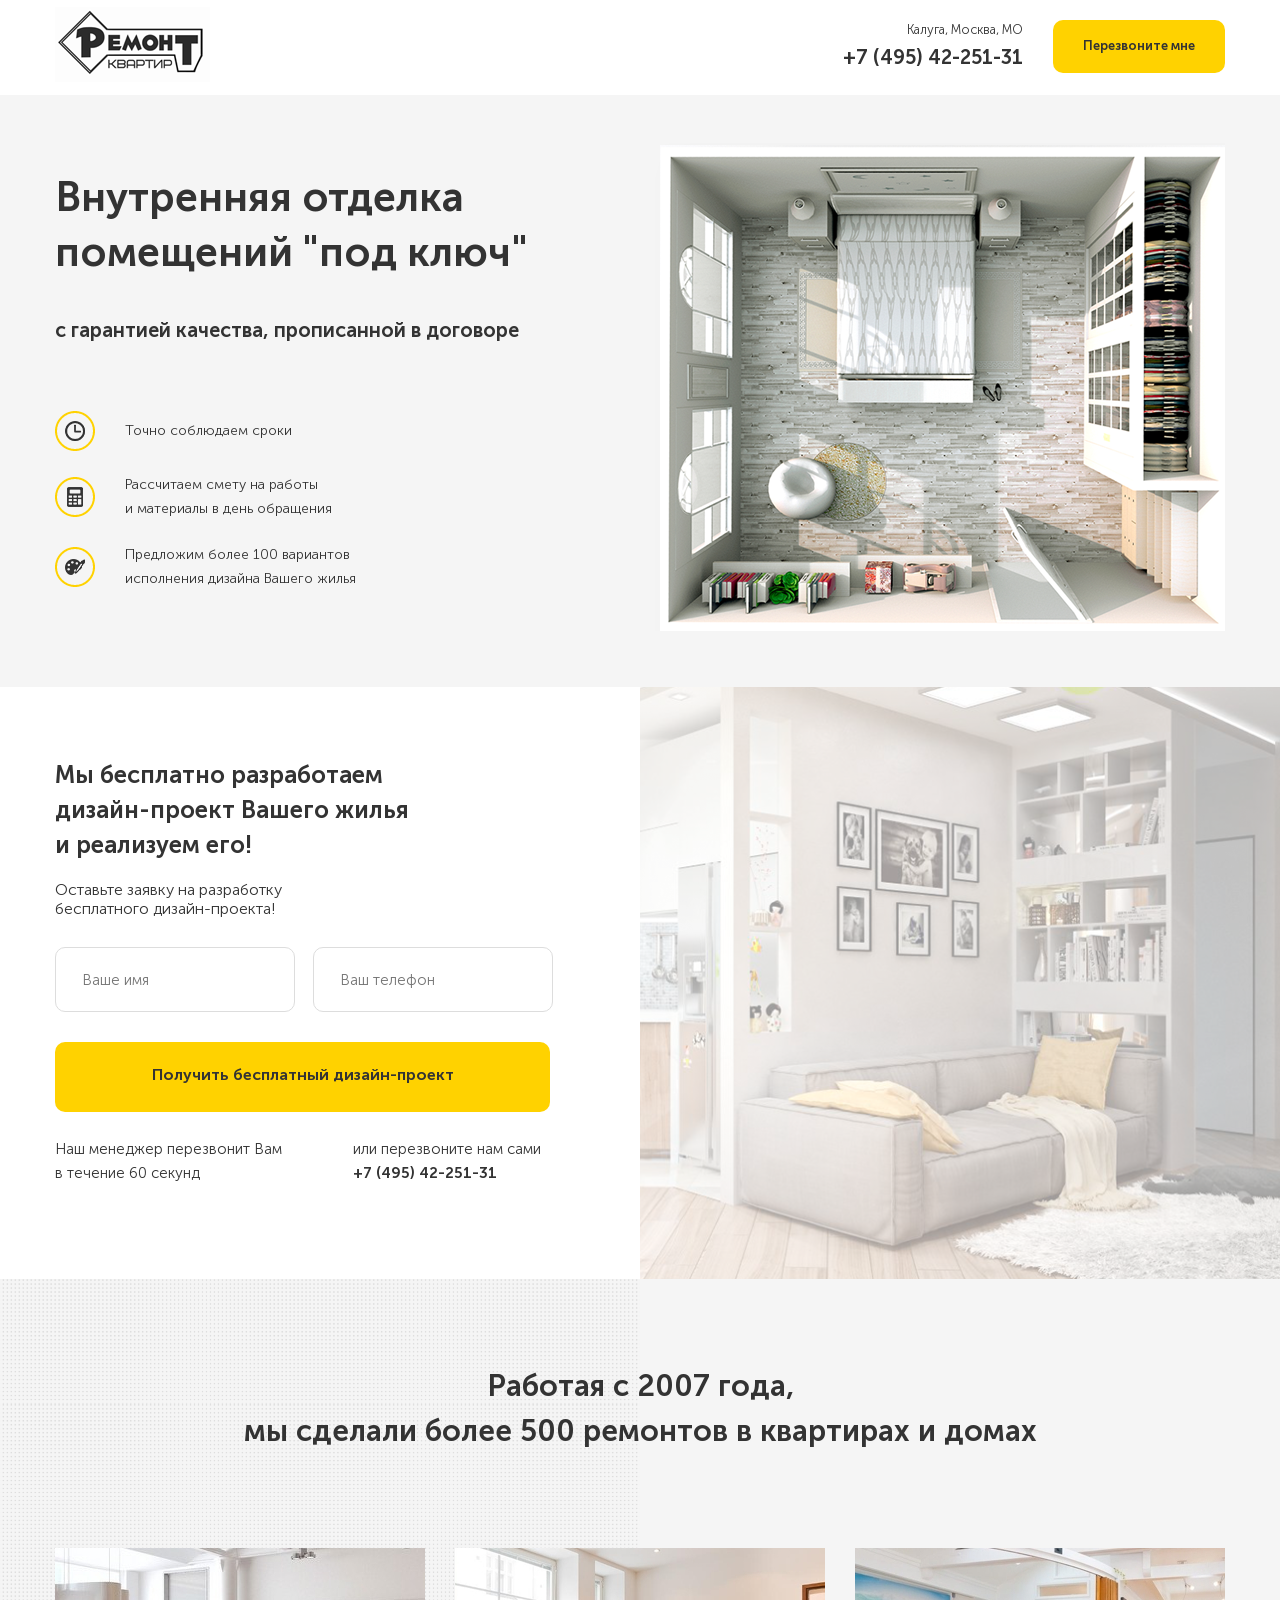
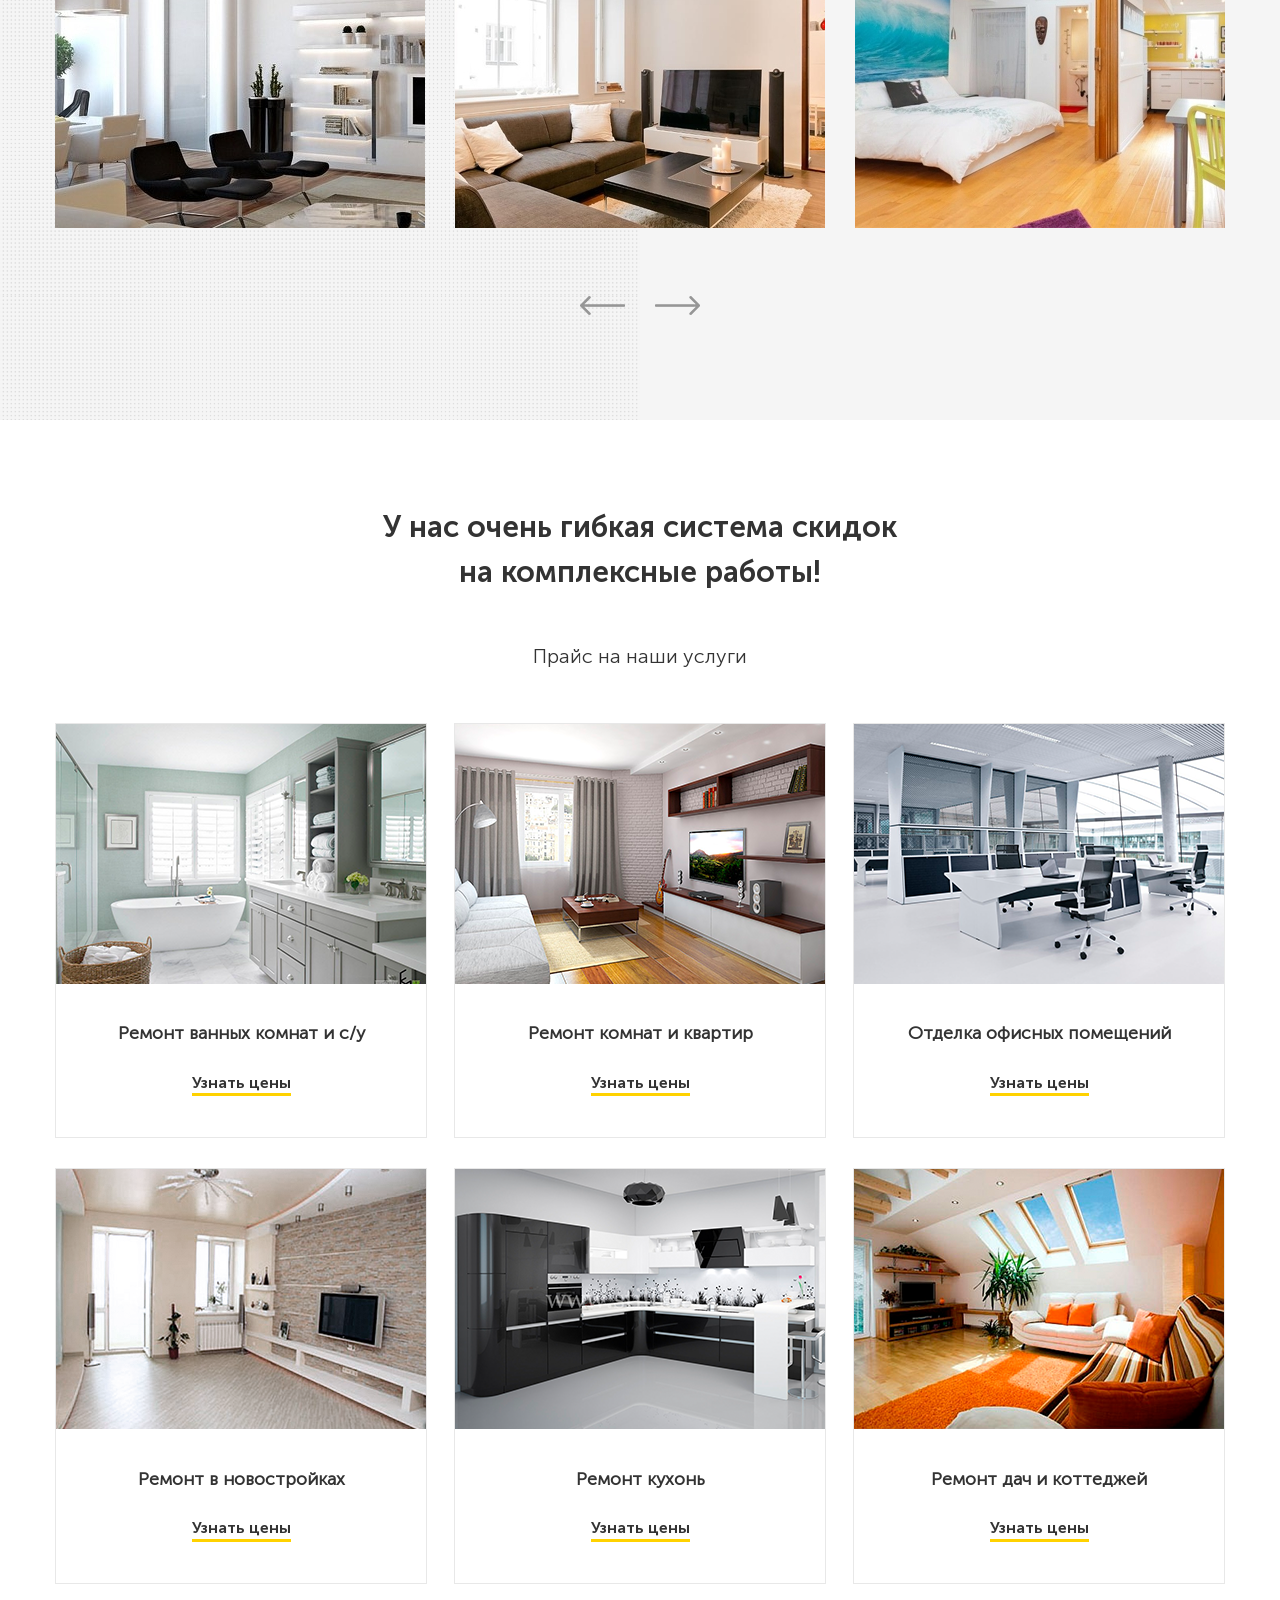
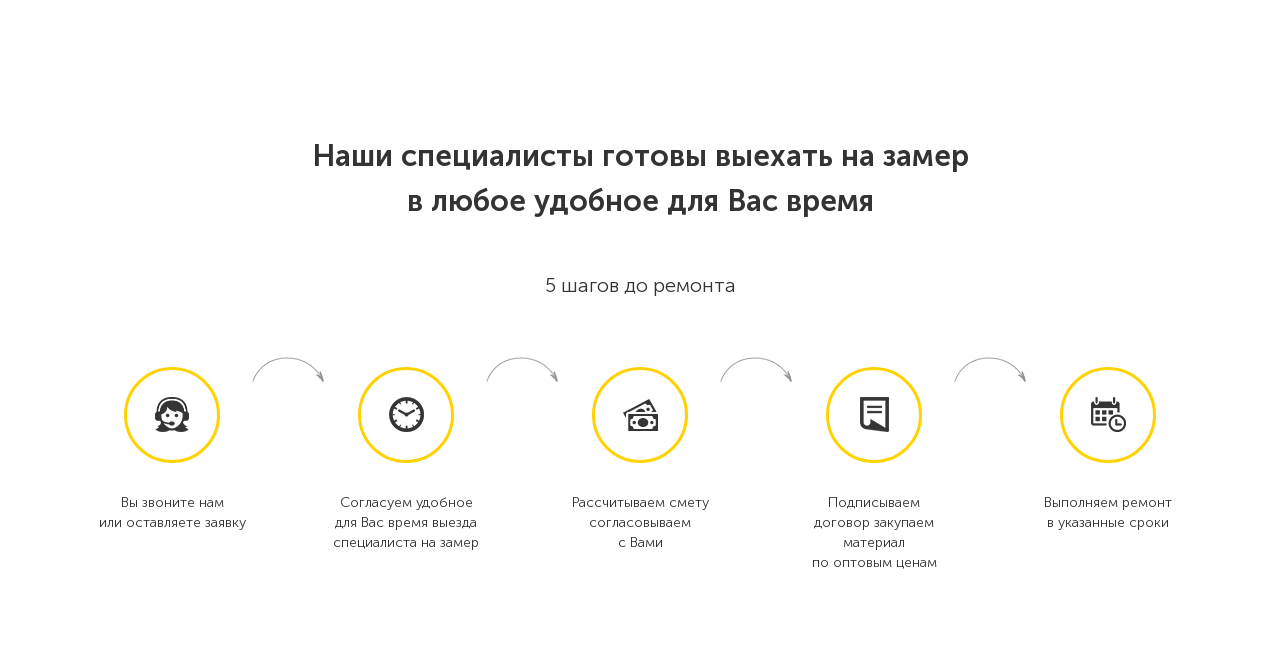
<file: lesson-21-1/src/index.html>
<!DOCTYPE html>
<html lang="ru">
<head>
  <meta charset="UTF-8">
  <meta name="viewport" content="width=device-width, initial-scale=1.0">
  <meta http-equiv="X-UA-Compatible" content="ie=edge">
  <title>Домашанее задание №21-1</title>
  <link rel="stylesheet" href="css/normalize.css">
  <link rel="stylesheet" href="css/style.css">
  <link rel="stylesheet" href="css/animate.css">
  <link rel="stylesheet" href="css/slick.css">
</head>
<body>
  
  <nav class="navbar">
    <div class="container">
      <div class="navbar-block">
        <div class="navbar__logo">
          <img src="img/1.png" alt="">
        </div>
        <!-- /.navbar__logo -->
        <div class="navbar__info">
          <div class="navbar__text">
            <p class="text-1">Калуга, Москва, МО</p>
            <!-- /.text-1 -->
            <a href="tel: +7 (495) 42-251-31" class="navbar__phone">+7 (495) 42-251-31</a>
          </div>
          <!-- /.navbar__text -->
          <button class="button" id="button">Перезвоните мне</button>
        </div>
        <!-- /.navbar__info -->
      </div>
      <!-- /.navbar-block -->
    </div>
    <!-- /.container -->
  </nav>
  <!-- /.navbar -->
  
  <main>
    <section class="hero">
      <div class="container">
        <div class="hero-block">
          <div class="hero-text">
            <h1 class="hero-text__title">Внутренняя отделка помещений "под ключ"</h1>
            <p class="hero-text__subtitle">с гарантией качества, прописанной в договоре</p>
            <ul class="hero-list">
              <li class="hero-list__item">
                <img src="img/hero/clock.png" alt="clock" class="hero-list__image">
                <p class="hero-list__text">Точно соблюдаем сроки</p>
                <!-- /.hero-list__text -->
              </li>
              <li class="hero-list__item">
                <img src="img/hero/calculator.png" alt="calculator" class="hero-list__image">
                <p class="hero-list__text">Рассчитаем смету на работы <br> и материалы в день обращения</p>
                <!-- /.hero-list__text -->
              </li>
              <li class="hero-list__item">
                <img src="img/hero/paint-board.png" alt="paint-board" class="hero-list__image">
                <p class="hero-list__text">Предложим более 100 вариантов исполнения дизайна Вашего жилья</p>
                <!-- /.hero-list__text -->
              </li>
            </ul>
          </div>
          <!-- /.hero-text -->
          <div class="hero-image">
            <img src="img/hero/1.png" alt="">
          </div>
          <!-- /.hero-image -->
        </div>
        <!-- /.hero-block -->
      </div>
      <!-- /.container -->
    </section>
    <!-- /.hero -->

    <section class="offer">
      <div class="container">
        <div class="offer-block">
          <h2 class="section-title">Мы бесплатно разработаем дизайн-проект Вашего жилья и реализуем его!</h2>
          <!-- /.section-title -->
          <span class="section-subtitle">Оставьте заявку на разработку бесплатного дизайн-проекта!</span>
          <form action="#" class="form offer__form" id="offer-form">
            <input type="text" name="username" class="input offer__input" placeholder="Ваше имя">
            <input type="text" name="userphone" class="input offer__input" placeholder="Ваш телефон">
            <button class="offer-button" id="offerButton">Получить бесплатный дизайн-проект</button>
            <div class="success form-success"></div>
          </form>
          <!-- /.form offer__form -->
          <div class="offer-footer">
            <span class="offer-footer__subtitle offer-footer__subtitle-1">Наш менеджер перезвонит Вам в течение 60 секунд</span>
            <div class="offer-footer__contacts">
              <span class="offer-footer__subtitle">или перезвоните нам сами</span>
              <a href="tel: +7 (495) 42-251-31" class="offer-footer__link">+7 (495) 42-251-31</a>
            </div>
            <!-- /.offer-footer__contacts -->
          </div>
          <!-- /.offer-footer -->
        </div>
        <!-- /.offer-block -->
      </div>
      <!-- /.container -->
    </section>
    <!-- /.offer -->

    <section class="section portfolio">
      <div class="container">
        <h2 class="section-title portfolio__title">Работая с 2007 года, <br> мы сделали более 500 ремонтов в квартирах и домах</h2>
        <!-- /.section-title portfolio__title -->
        <div class="slider">
          <div class="slider__item"><img class="slider__image" src="img/portfolio/slider-1.jpg" alt=""></div>
          <!-- /.slider__item -->
          <div class="slider__item"><img class="slider__image" src="img/portfolio/slider-2.jpg" alt=""></div>
          <!-- /.slider__item -->
          <div class="slider__item"><img class="slider__image" src="img/portfolio/slider-3.jpg" alt=""></div>
          <!-- /.slider__item -->
          <div class="slider__item"><img class="slider__image" src="img/portfolio/slider-1.jpg" alt=""></div>
          <!-- /.slider__item -->
          <div class="slider__item"><img class="slider__image" src="img/portfolio/slider-2.jpg" alt=""></div>
          <!-- /.slider__item -->
          <div class="slider__item"><img class="slider__image" src="img/portfolio/slider-3.jpg" alt=""></div>
          <!-- /.slider__item -->
        </div>
        <!-- /.slider -->
        <div class="arrows portfolio__arrows">
          <div class="arrows__left">
            <img src="img/portfolio/left-arrow.png" alt="">
          </div>
          <div class="arrows__right">
            <img src="img/portfolio/right-arrow.png" alt="">
          </div>
        </div>
      </div>
      <!-- /.container -->
    </section>
    <!-- /.section portfolio -->

    <section class="section price">
      <div class="container">
        <h2 class="secton-title price__title">У нас очень гибкая система скидок на комплексные работы!</h2>
        <!-- /.secton-title price__title -->
        <span class="secton-subtitle price__subtitle">Прайс на наши услуги</span>
        <div class="cards">
          <div class="card price__card wow fadeInUp" data-wow-delay="0.1s">
            <div class="card__image"><img src="img/price/bathroom.png" alt=""></div>
            <!-- /.card__image -->
            <div class="card__text">
              <h4 class="card__title">Ремонт ванных комнат и с/у</h4>
              <!-- /.card__title -->
              <a href="" class="card__link">Узнать цены</a>
            </div>
            <!-- /.card__text -->
          </div>
          <!-- /.card price__card wow fadeInUp -->
          <div class="card price__card wow fadeInUp" data-wow-delay="0.2s">
            <div class="card__image"><img src="img/price/living.png" alt=""></div>
            <!-- /.card__image -->
            <div class="card__text">
              <h4 class="card__title">Ремонт комнат и квартир</h4>
              <!-- /.card__title -->
              <a href="" class="card__link">Узнать цены</a>
            </div>
            <!-- /.card__text -->
          </div>
          <!-- /.card price__card wow fadeInUp -->
          <div class="card price__card wow fadeInUp" data-wow-delay="0.3s">
            <div class="card__image"><img src="img/price/office.png" alt=""></div>
            <!-- /.card__image -->
            <div class="card__text">
              <h4 class="card__title">Отделка офисных помещений</h4>
              <!-- /.card__title -->
              <a href="" class="card__link">Узнать цены</a>
            </div>
            <!-- /.card__text -->
          </div>
          <!-- /.card price__card wow fadeInUp -->
          <div class="card price__card wow fadeInUp" data-wow-delay="0.4s">
            <div class="card__image"><img src="img/price/remont-novostroi.png" alt=""></div>
            <!-- /.card__image -->
            <div class="card__text">
              <h4 class="card__title">Ремонт в новостройках</h4>
              <!-- /.card__title -->
              <a href="" class="card__link">Узнать цены</a>
            </div>
            <!-- /.card__text -->
          </div>
          <!-- /.card price__card wow fadeInUp -->
          <div class="card price__card wow fadeInUp" data-wow-delay="0.5s">
            <div class="card__image"><img src="img/price/kitchen.png" alt=""></div>
            <!-- /.card__image -->
            <div class="card__text">
              <h4 class="card__title">Ремонт кухонь</h4>
              <!-- /.card__title -->
              <a href="" class="card__link">Узнать цены</a>
            </div>
            <!-- /.card__text -->
          </div>
          <!-- /.card price__card wow fadeInUp -->
          <div class="card price__card wow fadeInUp" data-wow-delay="0.6s">
            <div class="card__image"><img src="img/price/mansardi.png" alt=""></div>
            <!-- /.card__image -->
            <div class="card__text">
              <h4 class="card__title">Ремонт дач и коттеджей</h4>
              <!-- /.card__title -->
              <a href="" class="card__link">Узнать цены</a>
            </div>
            <!-- /.card__text -->
          </div>
          <!-- /.card price__card wow fadeInUp -->
        </div>
        <!-- /.cards -->
      </div>
      <!-- /.container -->
    </section>
    <!-- /.section price -->

    <section class="section steps">
      <div class="container">
        <h2 class="steps__title">Наши специалисты готовы выехать на замер в любое удобное для Вас время</h2>
        <!-- /.section-title steps__title -->
        <span class="steps__subtitle">5 шагов до ремонта</span>
        <div class="steps-block">
          <div class="step wow bounceInUp" data-wow-delay="0.1s">
            <div class="step__image one">
              <img src="img/steps/woman-with-headset.png" alt="">
            </div>
            <!-- /.step__image -->
            <span class="step__text">Вы звоните нам <br> или оставляете заявку</span>
          </div>
          <!-- /.step -->
          <div class="step wow bounceInUp" data-wow-delay="0.2s">
            <div class="step__image two">
              <img src="img/steps/wall-clock.png" alt="">
            </div>
            <!-- /.step__image -->
            <span class="step__text">Согласуем удобное для Вас время выезда специалиста на замер</span>
          </div>
          <!-- /.step -->
          <div class="step wow bounceInUp" data-wow-delay="0.3s">
            <div class="step__image">
              <img src="img/steps/Forma_1.png" alt="">
            </div>
            <!-- /.step__image -->
            <span class="step__text">Рассчитываем смету согласовываем <br> с Вами</span>
          </div>
          <!-- /.step -->
          <div class="step wow bounceInUp" data-wow-delay="0.4s">
            <div class="step__image">
              <img src="img/steps/folded-document-icon.png" alt="">
            </div>
            <!-- /.step__image -->
            <span class="step__text">Подписываем договор закупаем материал <br> по оптовым ценам</span>
          </div>
          <!-- /.step -->
          <div class="step wow bounceInUp" data-wow-delay="0.5s">
            <div class="step__image">
              <img src="img/steps/calendar.png" alt="">
            </div>
            <!-- /.step__image -->
            <span class="step__text">Выполняем ремонт <br> в указанные сроки</span>
          </div>
          <!-- /.step -->
        </div>
        <!-- /.steps-block -->
      </div>
      <!-- /.container -->
    </section>
    <!-- /.section steps -->

  </main>

  <!-- Модальное окно для блока navbar -->
  <div class="modal" id="modal">
    <div class="modal-dialog">
      <div class="modal-dialog__block"> 
        <button class="modal-dialog__close" id="close">&times;</button>
        <h4 class="modal-dialog__title">Узнайте точную стоимость ремонта по телефону!</h4>
        <span class="modal-dialog__subtitle">Заполните поля ниже - мы свяжемся с Вами</span>
        <input type="text" class="modal-dialog__input" placeholder="Ваше имя">
        <input type="text" class="modal-dialog__input" placeholder="Ваш телефон">
        <button class="modal-dialog__button">Узнать стоимость</button>
        <span class="modal-dialog__footer_subtitle">Или Вы можете перезвонить нам сами по телефону:</span>
        <a href="tel: +7 (8182) 42-51-31" class="modal-dialog__link">+7 (8182) 42-51-31</a>
        <!-- /.modal-dialog__title -->
      </div>
    </div>
    <!-- /.modal-dialog -->
  </div>
  <!-- /.modal -->

  <!-- Модальное окно для блока offer -->
  <div class="modal" id="offerModal">
    <div class="modal-dialog">
      <div class="offer-modal-dialog__block"> 
        <button class="modal-dialog__close" id="offerClose">&times;</button>
        <span class="offerSpan">Спасибо за заявку, скоро мы вам перезвоним.</span>
      </div>
    </div>
    <!-- /.modal-dialog -->
  </div>
  <!-- /.modal -->

  <a href="#" class="scrollup">Наверх</a>

  <!-- <script src="js/main.js"></script> -->
  <script
  src="https://code.jquery.com/jquery-3.4.1.min.js"
  integrity="sha256-CSXorXvZcTkaix6Yvo6HppcZGetbYMGWSFlBw8HfCJo="
  crossorigin="anonymous"></script>
  <script src="js/modal.js"></script>
  <script src="js/scripts.js"></script>
  <script src="js/slick.min.js"></script>
  <script src="js/wow.min.js"></script>
  <script>
    // Инициализация WOW.js
    new WOW().init();
    // Скрипт слайдера 
    $(document).ready(function(){
      $('.slider').slick({
        slidesToShow: 3,
        slidesToScroll: 1, 
        prevArrow: $('.arrows__left'),
        nextArrow: $('.arrows__right'), 
        responsive: [
          {
            breakpoint: 1201,
            settings: {
              slidesToShow: 2,
              slidesToScroll: 1,
            }
          },
          {
            breakpoint: 769,
            settings: {
              slidesToShow: 1,
              slidesToScroll: 1
            }
          } 
        ]
      });
    });
  </script>

</body>
</html>
</file>
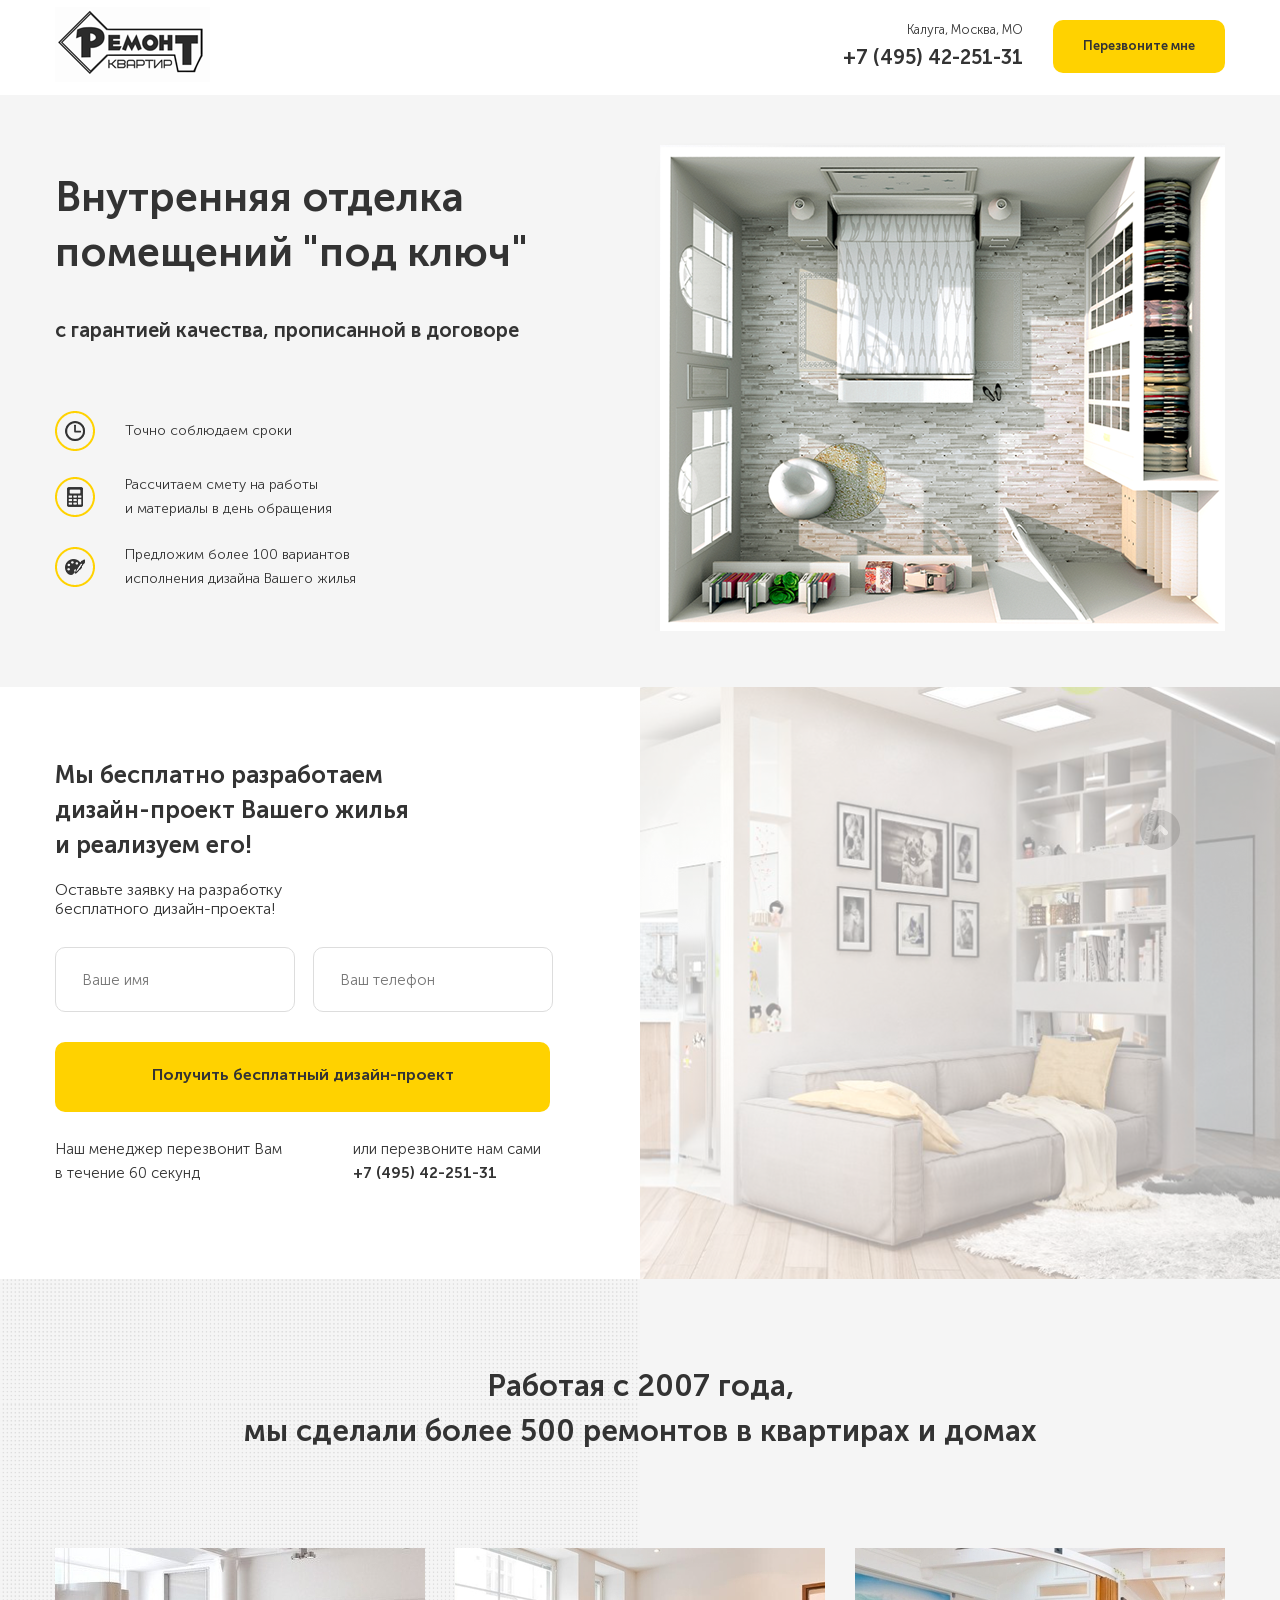
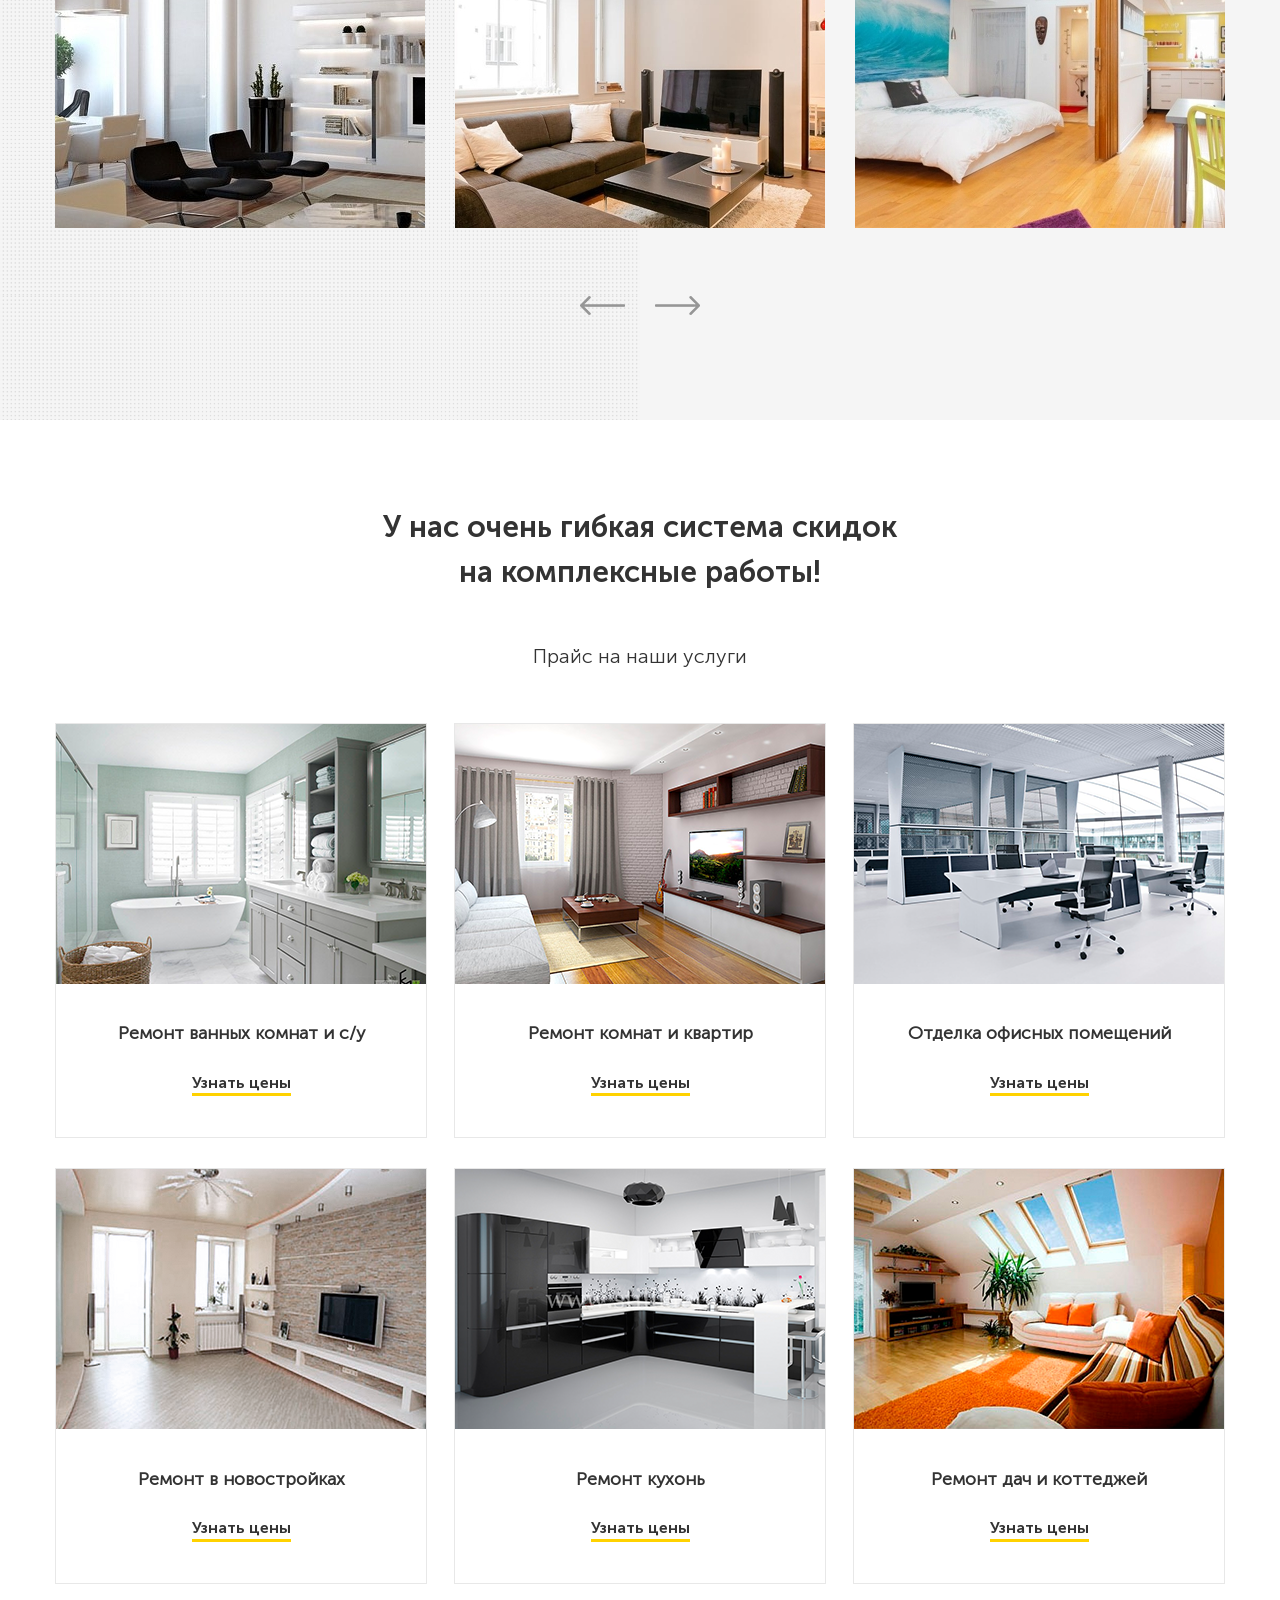
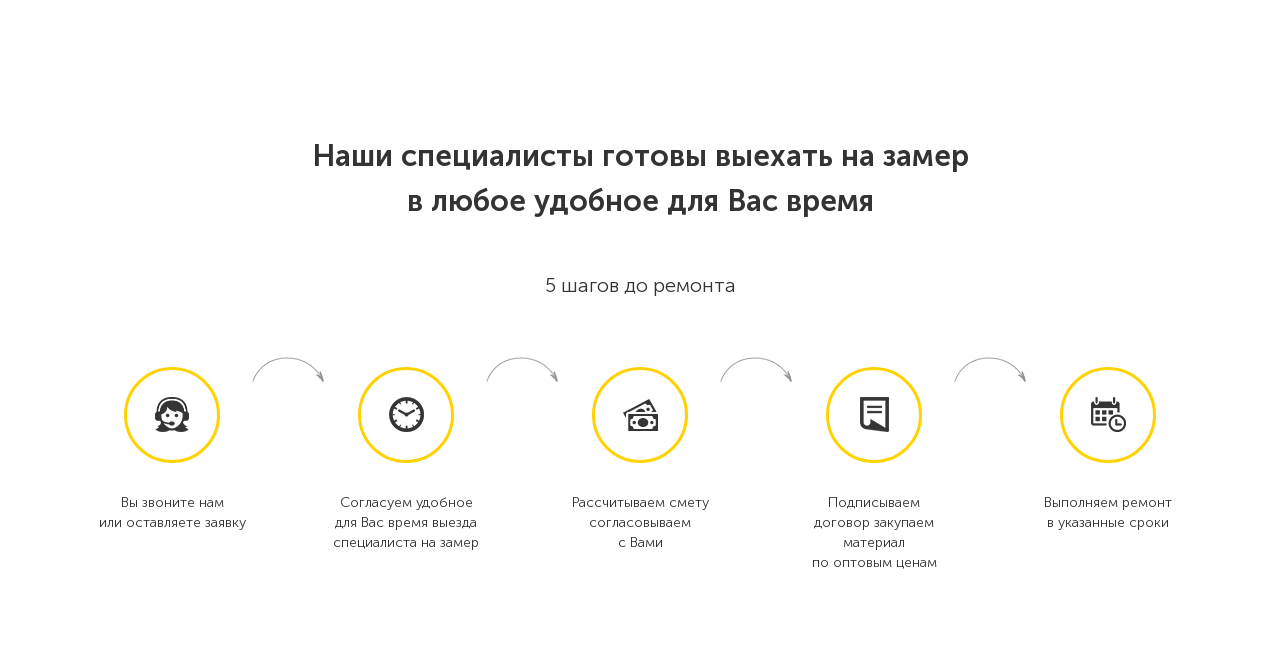
<file: lesson-21-22/src/index.html>
<!DOCTYPE html>
<html lang="ru">
<head>
  <meta charset="UTF-8">
  <meta name="viewport" content="width=device-width, initial-scale=1.0">
  <meta http-equiv="X-UA-Compatible" content="ie=edge">
  <title>Домашанее задание №21-2</title>
  <link rel="stylesheet" href="css/normalize.css">
  <link rel="stylesheet" href="css/style.css">
  <!-- <link rel="stylesheet" href="css/animate.css"> -->
  <link rel="stylesheet" href="css/slick.css">
</head>
<body>
  
  <nav class="navbar">
    <div class="container">
      <div class="navbar-block">
        <div class="navbar__logo">
          <img src="img/1.png" alt="">
        </div>
        <!-- /.navbar__logo -->
        <div class="navbar__info">
          <div class="navbar__text">
            <p class="text-1">Калуга, Москва, МО</p>
            <!-- /.text-1 -->
            <a href="tel: +7 (495) 42-251-31" class="navbar__phone">+7 (495) 42-251-31</a>
          </div>
          <!-- /.navbar__text -->
          <button class="button" id="button">Перезвоните мне</button>
        </div>
        <!-- /.navbar__info -->
      </div>
      <!-- /.navbar-block -->
    </div>
    <!-- /.container -->
  </nav>
  <!-- /.navbar -->
  
  <main>
    <section class="hero">
      <div class="container">
        <div class="hero-block">
          <div class="hero-text">
            <h1 class="hero-text__title">Внутренняя отделка помещений "под ключ"</h1>
            <p class="hero-text__subtitle">с гарантией качества, прописанной в договоре</p>
            <ul class="hero-list">
              <li class="hero-list__item">
                <img src="img/hero/clock.png" alt="clock" class="hero-list__image">
                <p class="hero-list__text">Точно соблюдаем сроки</p>
                <!-- /.hero-list__text -->
              </li>
              <li class="hero-list__item">
                <img src="img/hero/calculator.png" alt="calculator" class="hero-list__image">
                <p class="hero-list__text">Рассчитаем смету на работы <br> и материалы в день обращения</p>
                <!-- /.hero-list__text -->
              </li>
              <li class="hero-list__item">
                <img src="img/hero/paint-board.png" alt="paint-board" class="hero-list__image">
                <p class="hero-list__text">Предложим более 100 вариантов исполнения дизайна Вашего жилья</p>
                <!-- /.hero-list__text -->
              </li>
            </ul>
          </div>
          <!-- /.hero-text -->
          <div class="hero-image">
            <img src="img/hero/1.png" alt="">
          </div>
          <!-- /.hero-image -->
        </div>
        <!-- /.hero-block -->
      </div>
      <!-- /.container -->
    </section>
    <!-- /.hero -->

    <section class="offer">
      <div class="container">
        <div class="offer-block">
          <h2 class="section-title">Мы бесплатно разработаем дизайн-проект Вашего жилья и реализуем его!</h2>
          <!-- /.section-title -->
          <span class="section-subtitle">Оставьте заявку на разработку бесплатного дизайн-проекта!</span>
          <form action="#" class="form offer__form" id="offer-form">
            <input type="text" name="username" class="input offer__input" placeholder="Ваше имя">
            <input type="text" name="userphone" class="input offer__input" placeholder="Ваш телефон">
            <button class="offer-button" id="offerButton">Получить бесплатный дизайн-проект</button>
            <div class="success form-success"></div>
          </form>
          <!-- /.form offer__form -->
          <div class="offer-footer">
            <span class="offer-footer__subtitle offer-footer__subtitle-1">Наш менеджер перезвонит Вам в течение 60 секунд</span>
            <div class="offer-footer__contacts">
              <span class="offer-footer__subtitle">или перезвоните нам сами</span>
              <a href="tel: +7 (495) 42-251-31" class="offer-footer__link">+7 (495) 42-251-31</a>
            </div>
            <!-- /.offer-footer__contacts -->
          </div>
          <!-- /.offer-footer -->
        </div>
        <!-- /.offer-block -->
      </div>
      <!-- /.container -->
    </section>
    <!-- /.offer -->

    <section class="section portfolio">
      <div class="container">
        <h2 class="section-title portfolio__title">Работая с 2007 года, <br> мы сделали более 500 ремонтов в квартирах и домах</h2>
        <!-- /.section-title portfolio__title -->
        <div class="slider">
          <div class="slider__item"><img class="slider__image" src="img/portfolio/slider-1.jpg" alt=""></div>
          <!-- /.slider__item -->
          <div class="slider__item"><img class="slider__image" src="img/portfolio/slider-2.jpg" alt=""></div>
          <!-- /.slider__item -->
          <div class="slider__item"><img class="slider__image" src="img/portfolio/slider-3.jpg" alt=""></div>
          <!-- /.slider__item -->
          <div class="slider__item"><img class="slider__image" src="img/portfolio/slider-1.jpg" alt=""></div>
          <!-- /.slider__item -->
          <div class="slider__item"><img class="slider__image" src="img/portfolio/slider-2.jpg" alt=""></div>
          <!-- /.slider__item -->
          <div class="slider__item"><img class="slider__image" src="img/portfolio/slider-3.jpg" alt=""></div>
          <!-- /.slider__item -->
        </div>
        <!-- /.slider -->
        <div class="arrows portfolio__arrows">
          <div class="arrows__left">
            <img src="img/portfolio/left-arrow.png" alt="">
          </div>
          <div class="arrows__right">
            <img src="img/portfolio/right-arrow.png" alt="">
          </div>
        </div>
      </div>
      <!-- /.container -->
    </section>
    <!-- /.section portfolio -->

    <section class="section price">
      <div class="container">
        <h2 class="secton-title price__title">У нас очень гибкая система скидок на комплексные работы!</h2>
        <!-- /.secton-title price__title -->
        <span class="secton-subtitle price__subtitle">Прайс на наши услуги</span>
        <div class="cards">
          <div class="card price__card wow fadeInUp" data-wow-delay="0.1s">
            <div class="card__image"><img src="img/price/bathroom.png" alt=""></div>
            <!-- /.card__image -->
            <div class="card__text">
              <h4 class="card__title">Ремонт ванных комнат и с/у</h4>
              <!-- /.card__title -->
              <a href="" class="card__link">Узнать цены</a>
            </div>
            <!-- /.card__text -->
          </div>
          <!-- /.card price__card wow fadeInUp -->
          <div class="card price__card wow fadeInUp" data-wow-delay="0.2s">
            <div class="card__image"><img src="img/price/living.png" alt=""></div>
            <!-- /.card__image -->
            <div class="card__text">
              <h4 class="card__title">Ремонт комнат и квартир</h4>
              <!-- /.card__title -->
              <a href="" class="card__link">Узнать цены</a>
            </div>
            <!-- /.card__text -->
          </div>
          <!-- /.card price__card wow fadeInUp -->
          <div class="card price__card wow fadeInUp" data-wow-delay="0.3s">
            <div class="card__image"><img src="img/price/office.png" alt=""></div>
            <!-- /.card__image -->
            <div class="card__text">
              <h4 class="card__title">Отделка офисных помещений</h4>
              <!-- /.card__title -->
              <a href="" class="card__link">Узнать цены</a>
            </div>
            <!-- /.card__text -->
          </div>
          <!-- /.card price__card wow fadeInUp -->
          <div class="card price__card wow fadeInUp" data-wow-delay="0.4s">
            <div class="card__image"><img src="img/price/remont-novostroi.png" alt=""></div>
            <!-- /.card__image -->
            <div class="card__text">
              <h4 class="card__title">Ремонт в новостройках</h4>
              <!-- /.card__title -->
              <a href="" class="card__link">Узнать цены</a>
            </div>
            <!-- /.card__text -->
          </div>
          <!-- /.card price__card wow fadeInUp -->
          <div class="card price__card wow fadeInUp" data-wow-delay="0.5s">
            <div class="card__image"><img src="img/price/kitchen.png" alt=""></div>
            <!-- /.card__image -->
            <div class="card__text">
              <h4 class="card__title">Ремонт кухонь</h4>
              <!-- /.card__title -->
              <a href="" class="card__link">Узнать цены</a>
            </div>
            <!-- /.card__text -->
          </div>
          <!-- /.card price__card wow fadeInUp -->
          <div class="card price__card wow fadeInUp" data-wow-delay="0.6s">
            <div class="card__image"><img src="img/price/mansardi.png" alt=""></div>
            <!-- /.card__image -->
            <div class="card__text">
              <h4 class="card__title">Ремонт дач и коттеджей</h4>
              <!-- /.card__title -->
              <a href="" class="card__link">Узнать цены</a>
            </div>
            <!-- /.card__text -->
          </div>
          <!-- /.card price__card wow fadeInUp -->
        </div>
        <!-- /.cards -->
      </div>
      <!-- /.container -->
    </section>
    <!-- /.section price -->

    <section class="section steps">
      <div class="container">
        <h2 class="steps__title">Наши специалисты готовы выехать на замер в любое удобное для Вас время</h2>
        <!-- /.section-title steps__title -->
        <span class="steps__subtitle">5 шагов до ремонта</span>
        <div class="steps-block">
          <div class="step wow bounceInUp" data-wow-delay="0.1s">
            <div class="step__image one">
              <img src="img/steps/woman-with-headset.png" alt="">
            </div>
            <!-- /.step__image -->
            <span class="step__text">Вы звоните нам <br> или оставляете заявку</span>
          </div>
          <!-- /.step -->
          <div class="step wow bounceInUp" data-wow-delay="0.2s">
            <div class="step__image two">
              <img src="img/steps/wall-clock.png" alt="">
            </div>
            <!-- /.step__image -->
            <span class="step__text">Согласуем удобное для Вас время выезда специалиста на замер</span>
          </div>
          <!-- /.step -->
          <div class="step wow bounceInUp" data-wow-delay="0.3s">
            <div class="step__image">
              <img src="img/steps/Forma_1.png" alt="">
            </div>
            <!-- /.step__image -->
            <span class="step__text">Рассчитываем смету согласовываем <br> с Вами</span>
          </div>
          <!-- /.step -->
          <div class="step wow bounceInUp" data-wow-delay="0.4s">
            <div class="step__image">
              <img src="img/steps/folded-document-icon.png" alt="">
            </div>
            <!-- /.step__image -->
            <span class="step__text">Подписываем договор закупаем материал <br> по оптовым ценам</span>
          </div>
          <!-- /.step -->
          <div class="step wow bounceInUp" data-wow-delay="0.5s">
            <div class="step__image">
              <img src="img/steps/calendar.png" alt="">
            </div>
            <!-- /.step__image -->
            <span class="step__text">Выполняем ремонт <br> в указанные сроки</span>
          </div>
          <!-- /.step -->
        </div>
        <!-- /.steps-block -->
      </div>
      <!-- /.container -->
    </section>
    <!-- /.section steps -->

  </main>

  <!-- Модальное окно для блока navbar -->
  <div class="modal" id="modal">
    <div class="modal-dialog">
      <div class="modal-dialog__block"> 
        <button class="modal-dialog__close" id="close">&times;</button>
        <h4 class="modal-dialog__title">Узнайте точную стоимость ремонта по телефону!</h4>
        <span class="modal-dialog__subtitle">Заполните поля ниже - мы свяжемся с Вами</span>
        <input type="text" class="modal-dialog__input" placeholder="Ваше имя">
        <input type="text" class="modal-dialog__input" placeholder="Ваш телефон">
        <button class="modal-dialog__button">Узнать стоимость</button>
        <span class="modal-dialog__footer_subtitle">Или Вы можете перезвонить нам сами по телефону:</span>
        <a href="tel: +7 (8182) 42-51-31" class="modal-dialog__link">+7 (8182) 42-51-31</a>
        <!-- /.modal-dialog__title -->
      </div>
    </div>
    <!-- /.modal-dialog -->
  </div>
  <!-- /.modal -->

  <!-- Модальное окно для блока offer -->
  <div class="modal" id="offerModal">
    <div class="modal-dialog">
      <div class="offer-modal-dialog__block"> 
        <button class="modal-dialog__close" id="offerClose">&times;</button>
        <span class="offerSpan">Спасибо за заявку, скоро мы вам перезвоним.</span>
      </div>
    </div>
    <!-- /.modal-dialog -->
  </div>
  <!-- /.modal -->

  <a href="#" class="scrollup">Наверх</a>

  <!-- <script src="js/main.js"></script> -->
  <script
  src="https://code.jquery.com/jquery-3.4.1.min.js"
  integrity="sha256-CSXorXvZcTkaix6Yvo6HppcZGetbYMGWSFlBw8HfCJo="
  crossorigin="anonymous"></script>
  <script src="js/modal.js"></script>
  <script src="js/scripts.js"></script>
  <script src="js/slick.min.js"></script>
  <!-- <script src="js/wow.min.js"></script> -->
  <script>
    // Инициализация WOW.js
    // new WOW().init();
    // Скрипт слайдера 
    $(document).ready(function(){
      $('.slider').slick({
        slidesToShow: 3,
        slidesToScroll: 1, 
        prevArrow: $('.arrows__left'),
        nextArrow: $('.arrows__right'), 
        responsive: [
          {
            breakpoint: 1201,
            settings: {
              slidesToShow: 2,
              slidesToScroll: 1,
            }
          },
          {
            breakpoint: 769,
            settings: {
              slidesToShow: 1,
              slidesToScroll: 1
            }
          } 
        ]
      });
    });
  </script>

</body>
</html>
</file>
<file: lesson-21-1/src/css/style.css>
@font-face {
  font-family: 'Museo Sans Light';
  src: url("../fonts/MuseoSans/MuseoSansCyrl-300.eot");
  src: url("../fonts/MuseoSans/MuseoSansCyrl-300.eot?#iefix") format("embedded-opentype"), url("../fonts/MuseoSans/MuseoSansCyrl-300.woff") format("woff"), url("../fonts/MuseoSans/MuseoSansCyrl-300.ttf") format("truetype");
  font-weight: normal;
  font-style: normal;
}

@font-face {
  font-family: 'Museo Sans Bold';
  src: url("../fonts/MuseoSans/MuseoSansCyrl-700.eot");
  src: url("../fonts/MuseoSans/MuseoSansCyrl-700.eot?#iefix") format("embedded-opentype"), url("../fonts/MuseoSans/MuseoSansCyrl-700.woff") format("woff"), url("../fonts/MuseoSans/MuseoSansCyrl-700.ttf") format("truetype");
  font-weight: normal;
  font-style: normal;
}

body {
  font-family: 'Museo Sans Light' , sans-serif;
  font-weight: 300;
  color: #333333;
}

img {
  max-width: 100%;
}

.container {
  max-width: 1170px;
  margin: auto;
}

a {
  outline: none;
  text-decoration: none;
  color: #333333;
}

a:hover {
  cursor: pointer;
  color: #333333;
}

button {
  border-radius: 10px;
  background-color: #ffd200;
  border: none;
  color: #333333;
}

button:hover {
  background-color: #ffdb33;
  cursor: pointer;
  color: #333333;
}

.arrows__left:hover, .arrows__right:hover {
  cursor: pointer;
}

.scrollup {
  width: 40px;
  height: 40px;
  opacity: 0.3;
  position: fixed;
  bottom: 50px;
  right: 100px;
  display: none;
  text-indent: -9999px;
  background: url("../img/modal/icon_top.png") no-repeat;
}

.navbar-block {
  display: flex;
  justify-content: space-between;
  padding: 7px 0 8px 0;
}

.navbar__info {
  display: flex;
  align-items: center;
}

.navbar__text {
  display: flex;
  flex-direction: column;
  text-align: right;
  margin-bottom: 18px;
}

.button {
  font-family: 'Museo Sans Bold' , sans-serif;
  font-weight: 700;
  color: #333333;
  font-size: 13px;
  padding: 19px 30px;
  margin-left: 30px;
  margin-bottom: 13px;
  margin-top: 12px;
  outline: none;
}

.text-1 {
  color: #333333;
  font-size: 13px;
  margin-bottom: 8px;
  margin-top: 16px;
}

.navbar__phone {
  font-family: 'Museo Sans Bold' , sans-serif;
  font-weight: 700;
  color: #333333;
  font-size: 20px;
}

@media (max-width: 1200px) {
  .container {
    max-width: 760px;
    max-width-width: 90%;
  }
}

@media (max-width: 768px) {
  .container {
    max-width: 580px;
    width: 90%;
  }
  .navbar__text {
    display: none;
  }
}

@media (max-width: 576px) {
  .container {
    max-width: 320px;
    width: 100%;
  }
  .navbar__text {
    display: none;
  }
  .navbar-block {
    display: flex;
    justify-content: space-between;
    padding: 17px 23px 18px 23px;
    align-items: center;
  }
  .navbar__info {
    display: flex;
    align-items: center;
  }
  .button {
    font-family: 'Museo Sans Bold' , sans-serif;
    font-weight: 700;
    color: #333333;
    font-size: 10px;
    padding: 15px 0 25px 7px;
    margin: 0 0 0 49px;
    border-radius: 5px;
    width: 137px;
    height: 39px;
    outline: none;
  }
  .text-1 {
    color: #333333;
    font-size: 13px;
    margin-bottom: 8px;
    margin-top: 16px;
  }
  .navbar__phone {
    font-family: 'Museo Sans Bold' , sans-serif;
    font-weight: 700;
    color: #333333;
    font-size: 20px;
  }
}

.hero {
  background-color: #f5f5f5;
}

.hero-block {
  display: flex;
  justify-content: space-between;
  padding: 48px 0 52px 0;
}

.hero-text {
  width: 50%;
}

.hero-text__title {
  font-family: 'Museo Sans Bold' , sans-serif;
  font-weight: 700;
  font-size: 41px;
  line-height: 55px;
  margin-bottom: 0;
}

.hero-text__subtitle {
  font-family: 'Museo Sans Bold' , sans-serif;
  font-weight: 700;
  font-size: 20px;
  line-height: 65px;
  margin-bottom: 48px;
  margin-top: 18px;
}

.hero-list {
  padding: 0;
  margin: 0;
}

.hero-list__item {
  display: flex;
  align-items: center;
  margin-bottom: 22px;
}

.hero-list__item:last-child {
  margin-bottom: 0;
}

.hero-list__image {
  margin-right: 30px;
}

.hero-list__text {
  font-size: 14px;
  line-height: 24px;
  max-width: 232px;
  margin: 0;
}

@media (max-width: 1200px) {
  .hero-block {
    flex-direction: column;
  }
  .hero-list {
    margin-bottom: 44px;
  }
  .hero-text {
    width: 100%;
    padding-right: 10px;
  }
  .hero-text__subtitle {
    line-height: 1.4;
    margin-bottom: 30px;
  }
}

@media (max-width: 768px) {
  .hero-image {
    margin-right: 25px;
  }
  .hero-block {
    margin-left: 27px;
    padding: 25px 0 52px 0;
  }
  .hero-text__title {
    font-size: 24px;
    line-height: 1.2;
    margin-bottom: 5px;
  }
  .hero-text__subtitle {
    font-size: 16px;
    margin: 0;
    max-width: 200px;
    line-height: 1.3;
  }
  .hero-list {
    margin-top: 28px;
    margin-bottom: 38px;
  }
  .hero-list__item {
    margin-bottom: 20px;
  }
  .hero-list__text {
    font-size: 12px;
    line-height: 1.2;
  }
  .hero-list__image {
    margin-right: 13px;
  }
}

.offer {
  background: url("../img/offer/kuhna.png");
  background-position: center right;
  background-size: contain;
  position: relative;
}

.offer:before {
  content: '';
  width: 50%;
  height: 100%;
  position: absolute;
  top: 0;
  left: 0;
  background-color: #ffffff;
}

.offer-block {
  width: 50%;
  position: relative;
  padding: 70px 90px 94px 0;
}

.section-title {
  font-family: 'Museo Sans Bold' , sans-serif;
  font-weight: 700;
  max-width: 360px;
  line-height: 35px;
  margin-bottom: 24px;
  height: 94px;
  font-size: 24px;
  margin: 0;
}

.section-subtitle {
  max-width: 250px;
  margin-bottom: 30px;
  height: 36px;
  font-size: 16px;
  display: block;
  margin-top: 30px;
}

.offer__form {
  max-width: 500px;
}

.offer__input {
  margin-bottom: 30px;
  width: 240px;
  height: 65px;
  border-radius: 10px;
  border: 1px solid #dddddd;
  outline: none;
  padding-left: 26px;
  font-size: 15px;
  box-sizing: border-box;
}

.offer__input:first-child {
  margin-right: 14px;
}

.offer__input:focus {
  border: 1px solid orange;
}

.offer-button {
  font-family: 'Museo Sans Bold' , sans-serif;
  font-weight: 700;
  font-size: 16px;
  width: 100%;
  min-height: 70px;
  max-width: 495px;
  padding-bottom: 5px;
  outline: none;
}

.offer-footer {
  display: flex;
  justify-content: space-between;
  max-width: 486px;
  margin-top: 25px;
}

.offer-footer__subtitle {
  max-width: 230px;
  font-size: 15px;
  line-height: 24px;
}

.offer-footer__contacts {
  display: flex;
  flex-direction: column;
}

.offer-footer__link {
  font-family: 'Museo Sans Bold' , sans-serif;
  font-weight: 700;
  font-size: 15px;
  line-height: 24px;
  text-decoration: none;
  color: #333333;
}

@media (max-width: 1200px) {
  .section-title {
    max-width: 300px;
    font-size: 20px;
  }
  .offer {
    background-size: cover;
  }
  .offer-button {
    font-size: 14px;
    outline: none;
    max-width: 290px;
  }
  .offer__input {
    width: 290px;
    margin-bottom: 15px;
  }
  .offer-footer {
    max-width: 290px;
    margin-top: 15px;
  }
  .offer-footer__subtitle {
    line-height: 1.4;
    font-size: 16px;
  }
}

@media (max-width: 768px) {
  .offer {
    background: #ffffff;
  }
  .offer-block {
    width: 100%;
    padding-right: 0;
  }
}

@media (max-width: 576px) {
  .offer {
    background: #ffffff;
  }
  .offer-block {
    width: 100%;
    padding: 46px 25px 56px 20px;
  }
  .section-title {
    font-family: 'Museo Sans Bold' , sans-serif;
    font-weight: 700;
    max-width: 260px;
    line-height: 1.2;
    height: 61px;
    font-size: 18px;
    margin: 0;
  }
  .section-subtitle {
    max-width: 203px;
    margin-bottom: 27px;
    height: 31px;
    font-size: 14px;
    display: block;
    margin-top: 20px;
  }
  .offer__form {
    display: flex;
    flex-direction: column;
  }
  .offer__input {
    width: 250px;
    height: 65px;
    border-radius: 10px;
    border: 1px solid #dddddd;
    outline: none;
    padding-left: 23px;
    font-size: 15px;
    margin-bottom: 5px;
    box-sizing: content-box;
  }
  .offer__input:first-child {
    margin-right: 0;
  }
  .offer__input:last-child {
    margin-bottom: 8px;
  }
  .offer__input:focus {
    border: 1px solid orange;
  }
  .offer-button {
    font-family: 'Museo Sans Bold' , sans-serif;
    font-weight: 700;
    font-size: 14px;
    width: 100%;
    min-height: 69px;
    max-width: 275px;
    margin-bottom: 5px;
    padding: 19px 62px;
    outline: none;
    line-height: 18px;
  }
  .offer-footer {
    display: flex;
    flex-direction: column;
    max-width: 234px;
    margin-left: 5px;
  }
  .offer-footer__subtitle {
    font-size: 15px;
    line-height: 24px;
  }
  .offer-footer__subtitle-1 {
    margin-bottom: 5px;
  }
  .offer-footer__contacts {
    display: flex;
    flex-direction: column;
  }
  .offer-footer__link {
    font-family: 'Museo Sans Bold' , sans-serif;
    font-weight: 700;
    font-size: 15px;
    line-height: 24px;
    text-decoration: none;
    color: #333333;
  }
}

.portfolio {
  background: #f5f5f5 url("../img/portfolio/portfolio-pattern.jpg") repeat-y center left;
  background-size: 50%;
  padding: 85px 0 100px 0;
}

.portfolio__title {
  max-width: 800px;
  margin: auto;
  margin-bottom: 90px;
  text-align: center;
  font-size: 30px;
  line-height: 45px;
}

.portfolio__arrows {
  max-width: 120px;
  margin: auto;
  margin-top: 68px;
  display: flex;
  justify-content: space-between;
  outline: none;
}

.slider__image {
  margin: auto auto auto 0;
}

.slick-active + .slick-active + .slick-active .slider__image {
  margin: auto 0 auto auto;
}

.slick-active + .slick-active .slider__image {
  margin: auto;
}

@media (max-width: 768px) {
  .slider__image {
    margin: auto;
  }
}

@media (max-width: 576px) {
  .portfolio {
    padding: 35px 0 64px 0;
  }
  .portfolio__title {
    max-width: 280px;
    font-size: 18px;
    margin-bottom: 41px;
    line-height: 1.2;
    letter-spacing: 0.3px;
  }
  .slider__item {
    width: 246px;
    height: 186px;
    margin: auto;
  }
  .slider__image {
    margin: auto;
    width: 246px;
    height: 186px;
  }
  .portfolio__arrows {
    margin-top: 50px;
  }
}

.price {
  padding: 85px 0 120px 0;
}

.price__title {
  font-family: 'Museo Sans Bold' , sans-serif;
  font-weight: 700;
  margin: auto;
  margin-bottom: 50px;
  text-align: center;
  font-size: 30px;
  line-height: 45px;
  max-width: 515px;
}

.price__subtitle {
  margin-bottom: 55px;
  text-align: center;
  display: block;
  font-size: 20px;
}

.price__card {
  margin-bottom: 30px;
}

.card {
  text-align: center;
  border: 1px solid #e8e8e8;
  transition: 0.2s;
}

.card:hover {
  box-shadow: 0 20px 25px rgba(0, 0, 0, 0.1);
}

.card:hover .card__image:before {
  opacity: 1;
}

.card__text {
  padding: 35px 40px 45px 40px;
}

.card__title {
  margin-top: 0;
  font-size: 18px;
  margin-bottom: 30px;
}

.card__image {
  position: relative;
  display: block;
}

.card__image:before {
  content: '';
  position: absolute;
  left: 0;
  top: 0;
  width: 100%;
  height: 100%;
  background-image: linear-gradient(to top, #ffd200 0%, rgba(255, 255, 255, 0) 100%);
  opacity: 0;
}

.card__link {
  display: inline-block;
  font-family: 'Museo Sans Bold' , sans-serif;
  font-weight: 700;
  text-decoration: none;
  color: #333333;
  font-size: 16px;
  position: relative;
}

.card__link:hover:after {
  height: 12px;
}

.card__link:after {
  content: '';
  position: absolute;
  z-index: -1;
  bottom: -4px;
  left: 0;
  display: block;
  width: 100%;
  height: 3px;
  background-color: #ffd200;
  transition: 0.2s;
}

.cards {
  display: flex;
  justify-content: space-between;
  flex-wrap: wrap;
}

@media (max-width: 576px) {
  .price {
    padding: 43px 0 20px 0;
  }
  .price__title {
    font-family: 'Museo Sans Bold' , sans-serif;
    font-weight: 700;
    margin: auto;
    margin-bottom: 22px;
    text-align: center;
    font-size: 18px;
    max-width: 242px;
    line-height: 23px;
  }
  .price__subtitle {
    margin-bottom: 55px;
    text-align: center;
    display: block;
    font-size: 14px;
    margin-right: 15px;
  }
  .price__card {
    margin-bottom: 30px;
    width: 271px;
    height: 300px;
    margin: 0 auto 30px auto;
  }
  .card {
    text-align: center;
    border: 1px solid #e8e8e8;
    transition: 0.2s;
  }
  .card:hover {
    box-shadow: 0 20px 25px rgba(0, 0, 0, 0.1);
  }
  .card:hover .card__image:before {
    opacity: 1;
  }
  .card__text {
    padding: 27px 0 35px 0;
  }
  .card__title {
    margin-top: 0;
    font-size: 14px;
    margin-bottom: 13px;
  }
  .card__image {
    position: relative;
    display: block;
  }
  .card__image:before {
    content: '';
    position: absolute;
    left: 0;
    top: 0;
    width: 100%;
    height: 100%;
    background-image: linear-gradient(to top, #ffd200 0%, rgba(255, 255, 255, 0) 100%);
    opacity: 0;
  }
  .card__link {
    display: inline-block;
    font-family: 'Museo Sans Bold' , sans-serif;
    font-weight: 700;
    text-decoration: none;
    color: #333333;
    font-size: 16px;
    position: relative;
  }
  .card__link:hover:after {
    height: 12px;
  }
  .card__link:after {
    content: '';
    position: absolute;
    z-index: -1;
    bottom: -4px;
    left: 0;
    display: block;
    width: 100%;
    height: 3px;
    background-color: #ffd200;
    transition: 0.2s;
  }
  .cards {
    display: flex;
    justify-content: space-between;
    flex-wrap: wrap;
  }
  .steps-block .step .one {
    margin-bottom: 10px;
  }
  .steps-block .step .two {
    margin-bottom: 10px;
  }
}

.step {
  padding-bottom: 97px;
  flex-basis: 20%;
  text-align: center;
  position: relative;
}

.step:after {
  content: '';
  width: 72px;
  height: 25px;
  position: absolute;
  background: url("../img/steps/needle.png") no-repeat center;
  top: -10px;
  right: -15%;
}

.step:last-child:after {
  display: none;
}

.step__image {
  width: 90px;
  height: 90px;
  border: 3px solid #ffd200;
  display: flex;
  justify-content: center;
  align-items: center;
  margin: auto;
  border-radius: 50%;
  margin-bottom: 30px;
}

.step__text {
  font-size: 14px;
  max-width: 151px;
  margin: auto;
  display: block;
  line-height: 20px;
}

.steps__title {
  font-family: 'Museo Sans Bold' , sans-serif;
  font-weight: 700;
  margin: auto;
  margin-bottom: 50px;
  display: block;
  text-align: center;
  max-width: 660px;
  font-size: 30px;
  line-height: 45px;
}

.steps__subtitle {
  text-align: center;
  margin-bottom: 70px;
  display: block;
  font-size: 20px;
}

.steps-block {
  display: flex;
  flex-wrap: wrap;
}

@media (max-width: 1200px) {
  .step {
    margin-bottom: 30px;
    flex-basis: 50%;
  }
  .step:after {
    display: none;
  }
  .steps-block {
    justify-content: center;
  }
}

@media (max-width: 768px) {
  .step {
    margin-bottom: 30px;
  }
  .step:after {
    display: none;
  }
  .steps-block {
    flex-direction: column;
  }
}

@media (max-width: 576px) {
  .step {
    margin-bottom: 30px;
    padding: 0;
  }
  .step:after {
    display: none;
  }
  .step__text {
    font-size: 12px;
    max-width: 151px;
    margin: auto;
    display: block;
    line-height: 16px;
  }
  .step__image {
    width: 90px;
    height: 90px;
    border: 3px solid #ffd200;
    display: flex;
    justify-content: center;
    align-items: center;
    margin: auto;
    border-radius: 50%;
    margin-bottom: 30px;
  }
  .steps__title {
    font-family: 'Museo Sans Bold' , sans-serif;
    font-weight: 700;
    margin: auto;
    margin-bottom: 27px;
    display: block;
    text-align: center;
    max-width: 250px;
    font-size: 18px;
    line-height: 22px;
  }
  .steps__subtitle {
    text-align: center;
    margin-bottom: 34px;
    display: block;
    font-size: 14px;
  }
  .steps-block {
    flex-direction: column;
  }
}

.modal {
  position: fixed;
  left: 0;
  top: 0;
  width: 100%;
  height: 100%;
  background-color: rgba(0, 0, 0, 0.5);
  display: none;
}

.modal_active {
  display: flex;
}

.modal-dialog {
  position: relative;
  margin: auto;
}

.modal-dialog__block {
  width: 570px;
  height: 674px;
  background-color: #fff;
  padding: 30px 100px 76px 100px;
  display: flex;
  flex-direction: column;
  align-items: center;
  text-align: center;
  box-sizing: border-box;
}

.modal-dialog__close {
  position: absolute;
  top: 0;
  right: 0;
  outline: none;
}

.modal-dialog__title {
  font-family: 'Museo Sans Bold' , sans-serif;
  font-weight: 700;
  max-width: 291px;
  font-size: 22px;
  line-height: 33px;
  margin-bottom: 52px;
}

.modal-dialog__subtitle {
  font-size: 16px;
  line-height: 35px;
  margin-bottom: 53px;
}

.modal-dialog__input {
  width: 370px;
  min-height: 65px;
  border-radius: 10px;
  border: 1px solid #dddddd;
  background-color: #ffffff;
  padding-left: 26px;
  outline: none;
  margin-bottom: 15px;
  box-sizing: border-box;
}

.modal-dialog__button {
  font-family: 'Museo Sans Bold' , sans-serif;
  font-weight: 700;
  width: 368px;
  height: 70px;
  border-radius: 10px;
  background-color: #ffd200;
  font-size: 16px;
  line-height: 18px;
  padding: 28px 113px 29px 116px;
  margin-top: 15px;
  margin-bottom: 33px;
  outline: none;
}

.modal-dialog__footer_subtitle {
  max-width: 271px;
  font-size: 15px;
  line-height: 20px;
  margin-bottom: 13px;
}

.modal-dialog__link {
  font-family: 'Museo Sans Bold' , sans-serif;
  font-weight: 700;
  font-size: 24px;
  line-height: 24px;
}

.offer-modal-dialog__block {
  position: relative;
  margin: auto;
  max-width: 570px;
  padding: 72px 100px 73px;
  background-color: #fff;
}

@media (max-width: 576px) {
  .modal-dialog__block {
    width: 570px;
    height: 674px;
    padding: 30px 100px 76px 100px;
  }
  .modal-dialog__title {
    font-family: 'Museo Sans Bold' , sans-serif;
    font-weight: 700;
    max-width: 291px;
    font-size: 22px;
    line-height: 33px;
    margin-bottom: 52px;
  }
  .modal-dialog__subtitle {
    font-size: 16px;
    line-height: 35px;
    margin-bottom: 53px;
  }
  .modal-dialog__input {
    width: 370px;
    min-height: 65px;
    border-radius: 10px;
    border: 1px solid #dddddd;
    background-color: #ffffff;
    padding-left: 26px;
    outline: none;
    margin-bottom: 15px;
    box-sizing: border-box;
  }
  .modal-dialog__button {
    font-family: 'Museo Sans Bold' , sans-serif;
    font-weight: 700;
    width: 368px;
    height: 70px;
    border-radius: 10px;
    background-color: #ffd200;
    font-size: 16px;
    line-height: 18px;
    padding: 28px 113px 29px 116px;
    margin-top: 15px;
    margin-bottom: 33px;
    outline: none;
  }
  .modal-dialog__footer_subtitle {
    max-width: 271px;
    font-size: 15px;
    line-height: 20px;
    margin-bottom: 13px;
  }
  .modal-dialog__link {
    font-family: 'Museo Sans Bold' , sans-serif;
    font-weight: 700;
    font-size: 24px;
    line-height: 24px;
  }
}
</file>
<file: lesson-21-22/src/css/style.css>
@font-face {
  font-family: 'Museo Sans Light';
  src: url("../fonts/MuseoSans/MuseoSansCyrl-300.eot");
  src: url("../fonts/MuseoSans/MuseoSansCyrl-300.eot?#iefix") format("embedded-opentype"), url("../fonts/MuseoSans/MuseoSansCyrl-300.woff") format("woff"), url("../fonts/MuseoSans/MuseoSansCyrl-300.ttf") format("truetype");
  font-weight: normal;
  font-style: normal;
}

@font-face {
  font-family: 'Museo Sans Bold';
  src: url("../fonts/MuseoSans/MuseoSansCyrl-700.eot");
  src: url("../fonts/MuseoSans/MuseoSansCyrl-700.eot?#iefix") format("embedded-opentype"), url("../fonts/MuseoSans/MuseoSansCyrl-700.woff") format("woff"), url("../fonts/MuseoSans/MuseoSansCyrl-700.ttf") format("truetype");
  font-weight: normal;
  font-style: normal;
}

body {
  font-family: 'Museo Sans Light' , sans-serif;
  font-weight: 300;
  color: #333333;
}

img {
  max-width: 100%;
}

.container {
  max-width: 1170px;
  margin: auto;
}

a {
  outline: none;
  text-decoration: none;
  color: #333333;
}

a:hover {
  cursor: pointer;
  color: #333333;
}

button {
  border-radius: 10px;
  background-color: #ffd200;
  border: none;
  color: #333333;
}

button:hover {
  background-color: #ffdb33;
  cursor: pointer;
  color: #333333;
}

.arrows__left:hover, .arrows__right:hover {
  cursor: pointer;
}

.scrollup {
  width: 40px;
  height: 40px;
  opacity: 0.3;
  position: fixed;
  bottom: 50px;
  right: 100px;
  display: none;
  text-indent: -9999px;
  background: url("../img/modal/icon_top.png") no-repeat;
}

.navbar-block {
  display: flex;
  justify-content: space-between;
  padding: 7px 0 8px 0;
}

.navbar__info {
  display: flex;
  align-items: center;
}

.navbar__text {
  display: flex;
  flex-direction: column;
  text-align: right;
  margin-bottom: 18px;
}

.button {
  font-family: 'Museo Sans Bold' , sans-serif;
  font-weight: 700;
  color: #333333;
  font-size: 13px;
  padding: 19px 30px;
  margin-left: 30px;
  margin-bottom: 13px;
  margin-top: 12px;
  outline: none;
}

.text-1 {
  color: #333333;
  font-size: 13px;
  margin-bottom: 8px;
  margin-top: 16px;
}

.navbar__phone {
  font-family: 'Museo Sans Bold' , sans-serif;
  font-weight: 700;
  color: #333333;
  font-size: 20px;
}

@media (max-width: 1200px) {
  .container {
    max-width: 760px;
    max-width-width: 90%;
  }
}

@media (max-width: 768px) {
  .container {
    max-width: 580px;
    width: 90%;
  }
  .navbar__text {
    display: none;
  }
}

@media (max-width: 576px) {
  .container {
    max-width: 320px;
    width: 100%;
  }
  .navbar__text {
    display: none;
  }
  .navbar-block {
    display: flex;
    justify-content: space-between;
    padding: 17px 23px 18px 23px;
    align-items: center;
  }
  .navbar__info {
    display: flex;
    align-items: center;
  }
  .button {
    font-family: 'Museo Sans Bold' , sans-serif;
    font-weight: 700;
    color: #333333;
    font-size: 10px;
    padding: 15px 0 25px 7px;
    margin: 0 0 0 49px;
    border-radius: 5px;
    width: 137px;
    height: 39px;
    outline: none;
  }
  .text-1 {
    color: #333333;
    font-size: 13px;
    margin-bottom: 8px;
    margin-top: 16px;
  }
  .navbar__phone {
    font-family: 'Museo Sans Bold' , sans-serif;
    font-weight: 700;
    color: #333333;
    font-size: 20px;
  }
}

.hero {
  background-color: #f5f5f5;
}

.hero-block {
  display: flex;
  justify-content: space-between;
  padding: 48px 0 52px 0;
}

.hero-text {
  width: 50%;
}

.hero-text__title {
  font-family: 'Museo Sans Bold' , sans-serif;
  font-weight: 700;
  font-size: 41px;
  line-height: 55px;
  margin-bottom: 0;
}

.hero-text__subtitle {
  font-family: 'Museo Sans Bold' , sans-serif;
  font-weight: 700;
  font-size: 20px;
  line-height: 65px;
  margin-bottom: 48px;
  margin-top: 18px;
}

.hero-list {
  padding: 0;
  margin: 0;
}

.hero-list__item {
  display: flex;
  align-items: center;
  margin-bottom: 22px;
}

.hero-list__item:last-child {
  margin-bottom: 0;
}

.hero-list__image {
  margin-right: 30px;
}

.hero-list__text {
  font-size: 14px;
  line-height: 24px;
  max-width: 232px;
  margin: 0;
}

@media (max-width: 1200px) {
  .hero-block {
    flex-direction: column;
  }
  .hero-list {
    margin-bottom: 44px;
  }
  .hero-text {
    width: 100%;
    padding-right: 10px;
  }
  .hero-text__subtitle {
    line-height: 1.4;
    margin-bottom: 30px;
  }
}

@media (max-width: 768px) {
  .hero-image {
    margin-right: 25px;
  }
  .hero-block {
    margin-left: 27px;
    padding: 25px 0 52px 0;
  }
  .hero-text__title {
    font-size: 24px;
    line-height: 1.2;
    margin-bottom: 5px;
  }
  .hero-text__subtitle {
    font-size: 16px;
    margin: 0;
    max-width: 200px;
    line-height: 1.3;
  }
  .hero-list {
    margin-top: 28px;
    margin-bottom: 38px;
  }
  .hero-list__item {
    margin-bottom: 20px;
  }
  .hero-list__text {
    font-size: 12px;
    line-height: 1.2;
  }
  .hero-list__image {
    margin-right: 13px;
  }
}

.offer {
  background: url("../img/offer/kuhna.png");
  background-position: center right;
  background-size: contain;
  position: relative;
}

.offer:before {
  content: '';
  width: 50%;
  height: 100%;
  position: absolute;
  top: 0;
  left: 0;
  background-color: #ffffff;
}

.offer-block {
  width: 50%;
  position: relative;
  padding: 70px 90px 94px 0;
}

.section-title {
  font-family: 'Museo Sans Bold' , sans-serif;
  font-weight: 700;
  max-width: 360px;
  line-height: 35px;
  margin-bottom: 24px;
  height: 94px;
  font-size: 24px;
  margin: 0;
}

.section-subtitle {
  max-width: 250px;
  margin-bottom: 30px;
  height: 36px;
  font-size: 16px;
  display: block;
  margin-top: 30px;
}

.offer__form {
  max-width: 500px;
}

.offer__input {
  margin-bottom: 30px;
  width: 240px;
  height: 65px;
  border-radius: 10px;
  border: 1px solid #dddddd;
  outline: none;
  padding-left: 26px;
  font-size: 15px;
  box-sizing: border-box;
}

.offer__input:first-child {
  margin-right: 14px;
}

.offer__input:focus {
  border: 1px solid orange;
}

.offer-button {
  font-family: 'Museo Sans Bold' , sans-serif;
  font-weight: 700;
  font-size: 16px;
  width: 100%;
  min-height: 70px;
  max-width: 495px;
  padding-bottom: 5px;
  outline: none;
}

.offer-footer {
  display: flex;
  justify-content: space-between;
  max-width: 486px;
  margin-top: 25px;
}

.offer-footer__subtitle {
  max-width: 230px;
  font-size: 15px;
  line-height: 24px;
}

.offer-footer__contacts {
  display: flex;
  flex-direction: column;
}

.offer-footer__link {
  font-family: 'Museo Sans Bold' , sans-serif;
  font-weight: 700;
  font-size: 15px;
  line-height: 24px;
  text-decoration: none;
  color: #333333;
}

@media (max-width: 1200px) {
  .section-title {
    max-width: 300px;
    font-size: 20px;
  }
  .offer {
    background-size: cover;
  }
  .offer-button {
    font-size: 14px;
    outline: none;
    max-width: 290px;
  }
  .offer__input {
    width: 290px;
    margin-bottom: 15px;
  }
  .offer-footer {
    max-width: 290px;
    margin-top: 15px;
  }
  .offer-footer__subtitle {
    line-height: 1.4;
    font-size: 16px;
  }
}

@media (max-width: 768px) {
  .offer {
    background: #ffffff;
  }
  .offer-block {
    width: 100%;
    padding-right: 0;
  }
}

@media (max-width: 576px) {
  .offer {
    background: #ffffff;
  }
  .offer-block {
    width: 100%;
    padding: 46px 25px 56px 20px;
  }
  .section-title {
    font-family: 'Museo Sans Bold' , sans-serif;
    font-weight: 700;
    max-width: 260px;
    line-height: 1.2;
    height: 61px;
    font-size: 18px;
    margin: 0;
  }
  .section-subtitle {
    max-width: 203px;
    margin-bottom: 27px;
    height: 31px;
    font-size: 14px;
    display: block;
    margin-top: 20px;
  }
  .offer__form {
    display: flex;
    flex-direction: column;
  }
  .offer__input {
    width: 250px;
    height: 65px;
    border-radius: 10px;
    border: 1px solid #dddddd;
    outline: none;
    padding-left: 23px;
    font-size: 15px;
    margin-bottom: 5px;
    box-sizing: content-box;
  }
  .offer__input:first-child {
    margin-right: 0;
  }
  .offer__input:last-child {
    margin-bottom: 8px;
  }
  .offer__input:focus {
    border: 1px solid orange;
  }
  .offer-button {
    font-family: 'Museo Sans Bold' , sans-serif;
    font-weight: 700;
    font-size: 14px;
    width: 100%;
    min-height: 69px;
    max-width: 275px;
    margin-bottom: 5px;
    padding: 19px 62px;
    outline: none;
    line-height: 18px;
  }
  .offer-footer {
    display: flex;
    flex-direction: column;
    max-width: 234px;
    margin-left: 5px;
  }
  .offer-footer__subtitle {
    font-size: 15px;
    line-height: 24px;
  }
  .offer-footer__subtitle-1 {
    margin-bottom: 5px;
  }
  .offer-footer__contacts {
    display: flex;
    flex-direction: column;
  }
  .offer-footer__link {
    font-family: 'Museo Sans Bold' , sans-serif;
    font-weight: 700;
    font-size: 15px;
    line-height: 24px;
    text-decoration: none;
    color: #333333;
  }
}

.portfolio {
  background: #f5f5f5 url("../img/portfolio/portfolio-pattern.jpg") repeat-y center left;
  background-size: 50%;
  padding: 85px 0 100px 0;
}

.portfolio__title {
  max-width: 800px;
  margin: auto;
  margin-bottom: 90px;
  text-align: center;
  font-size: 30px;
  line-height: 45px;
}

.portfolio__arrows {
  max-width: 120px;
  margin: auto;
  margin-top: 68px;
  display: flex;
  justify-content: space-between;
  outline: none;
}

.slider__image {
  margin: auto auto auto 0;
}

.slick-active + .slick-active + .slick-active .slider__image {
  margin: auto 0 auto auto;
}

.slick-active + .slick-active .slider__image {
  margin: auto;
}

@media (max-width: 768px) {
  .slider__image {
    margin: auto;
  }
}

@media (max-width: 576px) {
  .portfolio {
    padding: 35px 0 64px 0;
  }
  .portfolio__title {
    max-width: 280px;
    font-size: 18px;
    margin-bottom: 41px;
    line-height: 1.2;
    letter-spacing: 0.3px;
  }
  .slider__item {
    width: 246px;
    height: 186px;
    margin: auto;
  }
  .slider__image {
    margin: auto;
    width: 246px;
    height: 186px;
  }
  .portfolio__arrows {
    margin-top: 50px;
  }
}

.price {
  padding: 85px 0 120px 0;
}

.price__title {
  font-family: 'Museo Sans Bold' , sans-serif;
  font-weight: 700;
  margin: auto;
  margin-bottom: 50px;
  text-align: center;
  font-size: 30px;
  line-height: 45px;
  max-width: 515px;
}

.price__subtitle {
  margin-bottom: 55px;
  text-align: center;
  display: block;
  font-size: 20px;
}

.price__card {
  margin-bottom: 30px;
}

.card {
  text-align: center;
  border: 1px solid #e8e8e8;
  transition: 0.2s;
}

.card:hover {
  box-shadow: 0 20px 25px rgba(0, 0, 0, 0.1);
}

.card:hover .card__image:before {
  opacity: 1;
}

.card__text {
  padding: 35px 40px 45px 40px;
}

.card__title {
  margin-top: 0;
  font-size: 18px;
  margin-bottom: 30px;
}

.card__image {
  position: relative;
  display: block;
}

.card__image:before {
  content: '';
  position: absolute;
  left: 0;
  top: 0;
  width: 100%;
  height: 100%;
  background-image: linear-gradient(to top, #ffd200 0%, rgba(255, 255, 255, 0) 100%);
  opacity: 0;
}

.card__link {
  display: inline-block;
  font-family: 'Museo Sans Bold' , sans-serif;
  font-weight: 700;
  text-decoration: none;
  color: #333333;
  font-size: 16px;
  position: relative;
}

.card__link:hover:after {
  height: 12px;
}

.card__link:after {
  content: '';
  position: absolute;
  z-index: -1;
  bottom: -4px;
  left: 0;
  display: block;
  width: 100%;
  height: 3px;
  background-color: #ffd200;
  transition: 0.2s;
}

.cards {
  display: flex;
  justify-content: space-between;
  flex-wrap: wrap;
}

.fadeen {
  animation-name: fadee;
  animation-duration: 2s;
}

@media (max-width: 576px) {
  .price {
    padding: 43px 0 20px 0;
  }
  .price__title {
    font-family: 'Museo Sans Bold' , sans-serif;
    font-weight: 700;
    margin: auto;
    margin-bottom: 22px;
    text-align: center;
    font-size: 18px;
    max-width: 242px;
    line-height: 23px;
  }
  .price__subtitle {
    margin-bottom: 55px;
    text-align: center;
    display: block;
    font-size: 14px;
    margin-right: 15px;
  }
  .price__card {
    margin-bottom: 30px;
    width: 271px;
    height: 300px;
    margin: 0 auto 30px auto;
  }
  .card {
    text-align: center;
    border: 1px solid #e8e8e8;
    transition: 0.2s;
  }
  .card:hover {
    box-shadow: 0 20px 25px rgba(0, 0, 0, 0.1);
  }
  .card:hover .card__image:before {
    opacity: 1;
  }
  .card__text {
    padding: 27px 0 35px 0;
  }
  .card__title {
    margin-top: 0;
    font-size: 14px;
    margin-bottom: 13px;
  }
  .card__image {
    position: relative;
    display: block;
  }
  .card__image:before {
    content: '';
    position: absolute;
    left: 0;
    top: 0;
    width: 100%;
    height: 100%;
    background-image: linear-gradient(to top, #ffd200 0%, rgba(255, 255, 255, 0) 100%);
    opacity: 0;
  }
  .card__link {
    display: inline-block;
    font-family: 'Museo Sans Bold' , sans-serif;
    font-weight: 700;
    text-decoration: none;
    color: #333333;
    font-size: 16px;
    position: relative;
  }
  .card__link:hover:after {
    height: 12px;
  }
  .card__link:after {
    content: '';
    position: absolute;
    z-index: -1;
    bottom: -4px;
    left: 0;
    display: block;
    width: 100%;
    height: 3px;
    background-color: #ffd200;
    transition: 0.2s;
  }
  .cards {
    display: flex;
    justify-content: space-between;
    flex-wrap: wrap;
  }
}

.step {
  padding-bottom: 97px;
  flex-basis: 20%;
  text-align: center;
  position: relative;
}

.step:after {
  content: '';
  width: 72px;
  height: 25px;
  position: absolute;
  background: url("../img/steps/needle.png") no-repeat center;
  top: -10px;
  right: -15%;
}

.step:last-child:after {
  display: none;
}

.step__image {
  width: 90px;
  height: 90px;
  border: 3px solid #ffd200;
  display: flex;
  justify-content: center;
  align-items: center;
  margin: auto;
  border-radius: 50%;
  margin-bottom: 30px;
}

.step__text {
  font-size: 14px;
  max-width: 151px;
  margin: auto;
  display: block;
  line-height: 20px;
}

.steps__title {
  font-family: 'Museo Sans Bold' , sans-serif;
  font-weight: 700;
  margin: auto;
  margin-bottom: 50px;
  display: block;
  text-align: center;
  max-width: 660px;
  font-size: 30px;
  line-height: 45px;
}

.steps__subtitle {
  text-align: center;
  margin-bottom: 70px;
  display: block;
  font-size: 20px;
}

.steps-block {
  display: flex;
  flex-wrap: wrap;
}

@media (max-width: 1200px) {
  .step {
    margin-bottom: 30px;
    flex-basis: 50%;
  }
  .step:after {
    display: none;
  }
  .steps-block {
    justify-content: center;
  }
}

@media (max-width: 768px) {
  .step {
    margin-bottom: 30px;
  }
  .step:after {
    display: none;
  }
  .steps-block {
    flex-direction: column;
  }
}

@media (max-width: 576px) {
  .step {
    margin-bottom: 30px;
    padding: 0;
  }
  .step:after {
    display: none;
  }
  .step__text {
    font-size: 12px;
    max-width: 130px;
    margin: auto;
    display: block;
    line-height: 16px;
  }
  .step__image {
    width: 90px;
    height: 90px;
    border: 3px solid #ffd200;
    display: flex;
    justify-content: center;
    align-items: center;
    margin: auto;
    border-radius: 50%;
    margin-bottom: 30px;
  }
  .steps__title {
    font-family: 'Museo Sans Bold' , sans-serif;
    font-weight: 700;
    margin: auto;
    margin-bottom: 27px;
    display: block;
    text-align: center;
    max-width: 250px;
    font-size: 18px;
    line-height: 22px;
  }
  .steps__subtitle {
    text-align: center;
    margin-bottom: 34px;
    display: block;
    font-size: 14px;
  }
  .steps-block {
    flex-direction: column;
  }
  .steps-block .step .one {
    margin-bottom: 20px;
  }
  .steps-block .step .two {
    margin-bottom: 32px;
  }
}

.modal {
  position: fixed;
  left: 0;
  top: 0;
  width: 100%;
  height: 100%;
  background-color: rgba(0, 0, 0, 0.5);
  display: none;
}

.modal_active {
  display: flex;
}

.modal-dialog {
  position: relative;
  margin: auto;
}

.modal-dialog__block {
  width: 570px;
  height: 674px;
  background-color: #fff;
  padding: 30px 100px 76px 100px;
  display: flex;
  flex-direction: column;
  align-items: center;
  text-align: center;
  box-sizing: border-box;
}

.modal-dialog__close {
  position: absolute;
  top: 0;
  right: 0;
  outline: none;
}

.modal-dialog__title {
  font-family: 'Museo Sans Bold' , sans-serif;
  font-weight: 700;
  max-width: 291px;
  font-size: 22px;
  line-height: 33px;
  margin-bottom: 52px;
}

.modal-dialog__subtitle {
  font-size: 16px;
  line-height: 35px;
  margin-bottom: 53px;
}

.modal-dialog__input {
  width: 370px;
  min-height: 65px;
  border-radius: 10px;
  border: 1px solid #dddddd;
  background-color: #ffffff;
  padding-left: 26px;
  outline: none;
  margin-bottom: 15px;
  box-sizing: border-box;
}

.modal-dialog__button {
  font-family: 'Museo Sans Bold' , sans-serif;
  font-weight: 700;
  width: 368px;
  height: 70px;
  border-radius: 10px;
  background-color: #ffd200;
  font-size: 16px;
  line-height: 18px;
  padding: 28px 113px 29px 116px;
  margin-top: 15px;
  margin-bottom: 33px;
  outline: none;
}

.modal-dialog__footer_subtitle {
  max-width: 271px;
  font-size: 15px;
  line-height: 20px;
  margin-bottom: 13px;
}

.modal-dialog__link {
  font-family: 'Museo Sans Bold' , sans-serif;
  font-weight: 700;
  font-size: 24px;
  line-height: 24px;
}

.offer-modal-dialog__block {
  position: relative;
  margin: auto;
  max-width: 570px;
  padding: 72px 100px 73px;
  background-color: #fff;
}

@media (max-width: 576px) {
  .modal-dialog__block {
    width: 570px;
    height: 674px;
    padding: 30px 100px 76px 100px;
  }
  .modal-dialog__title {
    font-family: 'Museo Sans Bold' , sans-serif;
    font-weight: 700;
    max-width: 291px;
    font-size: 22px;
    line-height: 33px;
    margin-bottom: 52px;
  }
  .modal-dialog__subtitle {
    font-size: 16px;
    line-height: 35px;
    margin-bottom: 53px;
  }
  .modal-dialog__input {
    width: 370px;
    min-height: 65px;
    border-radius: 10px;
    border: 1px solid #dddddd;
    background-color: #ffffff;
    padding-left: 26px;
    outline: none;
    margin-bottom: 15px;
    box-sizing: border-box;
  }
  .modal-dialog__button {
    font-family: 'Museo Sans Bold' , sans-serif;
    font-weight: 700;
    width: 368px;
    height: 70px;
    border-radius: 10px;
    background-color: #ffd200;
    font-size: 16px;
    line-height: 18px;
    padding: 28px 113px 29px 116px;
    margin-top: 15px;
    margin-bottom: 33px;
    outline: none;
  }
  .modal-dialog__footer_subtitle {
    max-width: 271px;
    font-size: 15px;
    line-height: 20px;
    margin-bottom: 13px;
  }
  .modal-dialog__link {
    font-family: 'Museo Sans Bold' , sans-serif;
    font-weight: 700;
    font-size: 24px;
    line-height: 24px;
  }
}

@keyframes fadee {
  from {
    opacity: 0;
    transform: translate3d(0, 100%, 0);
  }
  to {
    opacity: 1;
    transform: translate3d(0, 0, 0);
  }
}
</file>
